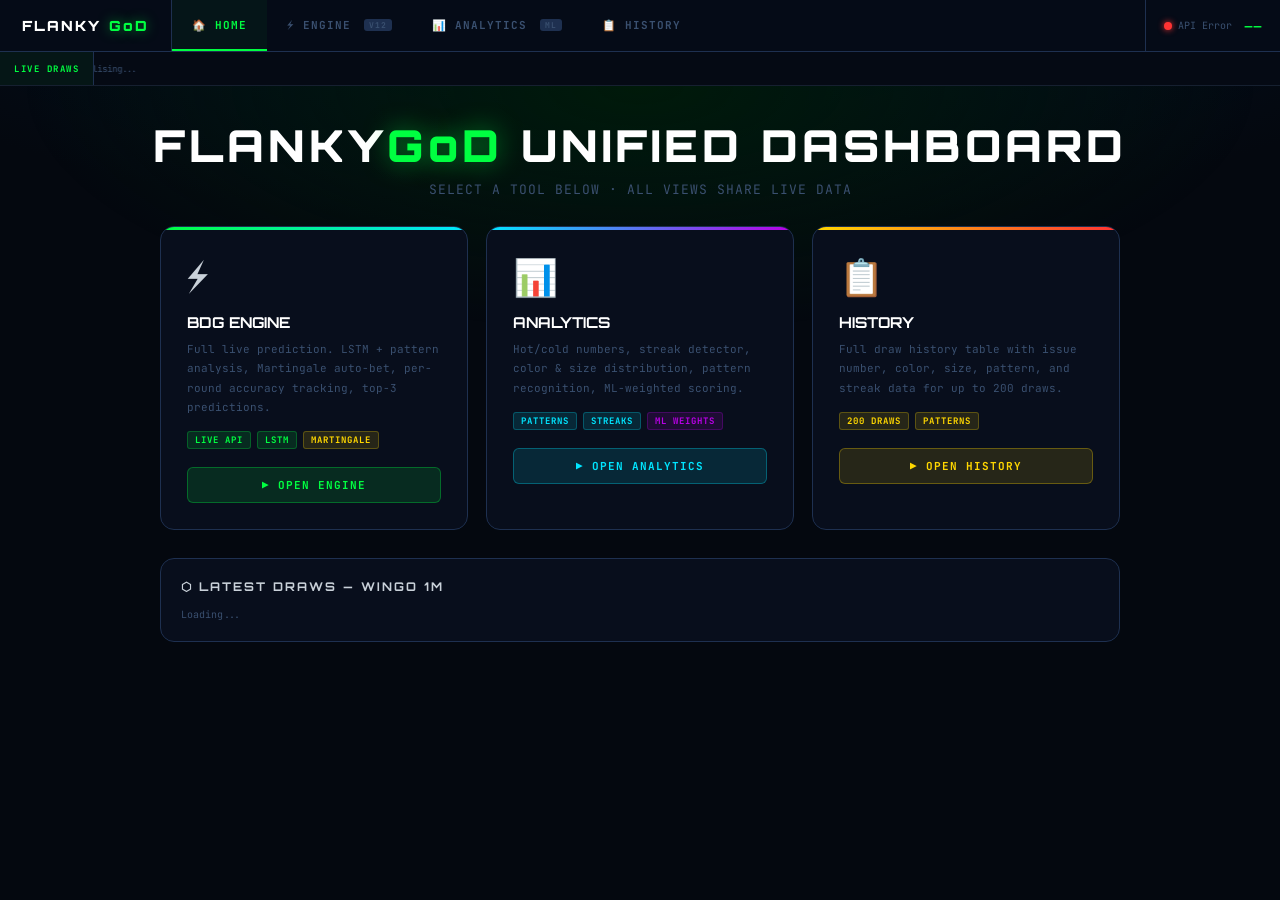
<file: bdg_predictor/dashboard.html>
<!DOCTYPE html>
<html lang="en">
<head>
  <meta charset="UTF-8">
  <meta name="viewport" content="width=device-width, initial-scale=1.0">
  <title>FlankyOp · Unified Dashboard</title>
  <link rel="stylesheet" href="dashboard.css">
</head>
<body>

<!-- ══════════════════════════════════════════════
     NAVBAR
══════════════════════════════════════════════ -->
<nav id="navbar">
  <div class="nav-logo">FLANKY<span class="accent">GoD</span></div>
  <div class="nav-tabs">
    <button class="nav-tab active" onclick="showView('home')" id="btn-home">🏠 HOME</button>
    <button class="nav-tab" onclick="showView('engine')" id="btn-engine">⚡ ENGINE <span class="badge">V12</span></button>
    <button class="nav-tab" onclick="showView('analytics')" id="btn-analytics">📊 ANALYTICS <span class="badge">ML</span></button>
    <button class="nav-tab" onclick="showView('history')" id="btn-history">📋 HISTORY</button>
  </div>
  <div class="nav-status">
    <div class="conn-label">
      <span class="conn-dot trying" id="conn-dot"></span>
      <span id="conn-txt">Connecting...</span>
    </div>
    <div class="live-period" id="live-period">——</div>
  </div>
</nav>

<!-- ══════════════════════════════════════════════
     TICKER
══════════════════════════════════════════════ -->
<div id="ticker">
  <div class="ticker-label">LIVE DRAWS</div>
  <div id="ticker-track">
    <div id="ticker-inner">
      <span class="tick-meta">Initialising...</span>
    </div>
  </div>
</div>

<!-- ══════════════════════════════════════════════
     CONTENT
══════════════════════════════════════════════ -->
<div id="content">

  <!-- ════════ VIEW: HOME ════════ -->
  <div class="view" id="view-home">
    <div class="home-hero">
      <h1>FLANKY<span class="accent">GoD</span> UNIFIED DASHBOARD</h1>
      <p>SELECT A TOOL BELOW · ALL VIEWS SHARE LIVE DATA</p>
    </div>

    <div class="card-grid">
      <div class="dash-card c-a" onclick="showView('engine')">
        <div class="card-icon">⚡</div>
        <div class="card-title">BDG ENGINE</div>
        <div class="card-desc">Full live prediction. LSTM + pattern analysis, Martingale auto-bet, per-round accuracy tracking, top-3 predictions.</div>
        <div class="card-tags">
          <span class="tag tag-green">LIVE API</span>
          <span class="tag tag-green">LSTM</span>
          <span class="tag tag-gold">MARTINGALE</span>
        </div>
        <button class="open-btn">▶ OPEN ENGINE</button>
      </div>

      <div class="dash-card c-b" onclick="showView('analytics')">
        <div class="card-icon">📊</div>
        <div class="card-title">ANALYTICS</div>
        <div class="card-desc">Hot/cold numbers, streak detector, color & size distribution, pattern recognition, ML-weighted scoring.</div>
        <div class="card-tags">
          <span class="tag tag-cyan">PATTERNS</span>
          <span class="tag tag-cyan">STREAKS</span>
          <span class="tag tag-violet">ML WEIGHTS</span>
        </div>
        <button class="open-btn">▶ OPEN ANALYTICS</button>
      </div>

      <div class="dash-card c-c" onclick="showView('history')">
        <div class="card-icon">📋</div>
        <div class="card-title">HISTORY</div>
        <div class="card-desc">Full draw history table with issue number, color, size, pattern, and streak data for up to 200 draws.</div>
        <div class="card-tags">
          <span class="tag tag-gold">200 DRAWS</span>
          <span class="tag tag-gold">PATTERNS</span>
        </div>
        <button class="open-btn">▶ OPEN HISTORY</button>
      </div>
    </div>

    <div class="home-recent">
      <div class="section-title">⬡ LATEST DRAWS — WinGo 1M</div>
      <div class="recent-chips" id="home-chips">
        <span class="text-dim text-xs">Loading...</span>
      </div>
    </div>
  </div>
  <!-- end home -->

  <!-- ════════ VIEW: ENGINE ════════ -->
  <div class="view" id="view-engine">
    <!-- Stats Row: full-width -->
    <div class="engine-stats">
      <div class="stat-card">
        <div class="stat-label">Total Tracked</div>
        <div class="stat-val text-neon" id="stat-total">0</div>
        <div class="stat-sub" id="stat-total-sub" style="font-size:9px;color:var(--dim);margin-top:4px">Global Accuracy Server</div>
      </div>
      <div class="stat-card">
        <div class="stat-label">🔢 Number Acc <span class="text-dim2" style="font-size:9px">(any of top-3)</span></div>
        <div class="stat-val val-red" id="stat-num-acc">0%</div>
        <div class="stat-sub" id="stat-num-sub">0 H / 0 M</div>
      </div>
      <div class="stat-card">
        <div class="stat-label">📏 Size Acc</div>
        <div class="stat-val val-red" id="stat-size-acc">0%</div>
        <div class="stat-sub" id="stat-size-sub">0 H / 0 M</div>
      </div>
      <div class="stat-card">
        <div class="stat-label">🎨 Color Acc</div>
        <div class="stat-val val-red" id="stat-color-acc">0%</div>
        <div class="stat-sub" id="stat-color-sub">0 H / 0 M</div>
      </div>
    </div>

    <!-- Left: Prediction -->
    <div class="engine-left">
      <div class="pred-main">
        <div class="flex items-center justify-between" style="margin-bottom:14px">
          <div>
            <div class="pred-target">ACTIVE PREDICTION</div>
            <div class="pred-issue" id="pred-issue">Waiting...</div>
          </div>
          <div class="timer-wrap">
            <div class="timer-svg-wrap">
              <svg class="timer-svg" viewBox="0 0 56 56">
                <circle class="timer-circle" cx="28" cy="28" r="24"/>
                <circle class="timer-progress" id="timer-arc" cx="28" cy="28" r="24"
                  stroke-dasharray="150.796" stroke-dashoffset="0"/>
              </svg>
              <div class="timer-num" id="timer-num">—</div>
            </div>
          </div>
        </div>

        <div class="pred-ball-wrap">
          <div class="pred-ball-big br" id="pred-ball">?</div>
        </div>

        <div class="pred-sub-row">
          <div class="pred-sub-card">
            <div class="pred-sub-label">Size</div>
            <div class="pred-sub-val" id="pred-size">—</div>
          </div>
          <div class="pred-sub-card">
            <div class="pred-sub-label">Color</div>
            <div class="pred-sub-val" id="pred-color">—</div>
          </div>
        </div>

        <div style="margin-top:14px">
          <div class="flex items-center justify-between" style="margin-bottom:6px">
            <span class="text-xs text-dim">CONFIDENCE</span>
            <span class="text-xs text-neon" id="pred-conf-pct">0%</span>
          </div>
          <div class="conf-track"><div class="conf-fill" id="pred-conf-bar" style="width:0%;background:var(--neon)"></div></div>
        </div>

        <div style="margin-top:14px">
          <div class="text-xs text-dim" style="margin-bottom:6px;letter-spacing:2px">TOP 3 CANDIDATES</div>
          <div class="top3-row" id="pred-top3">—</div>
        </div>

        <div style="margin-top:12px">
          <div class="text-xs text-dim" style="margin-bottom:6px;letter-spacing:2px">PATTERN DETECTED</div>
          <div class="text-sm" id="pred-pattern">—</div>
        </div>

        <div style="margin-top:12px">
          <div class="text-xs text-dim" style="margin-bottom:6px;letter-spacing:2px">SOURCES</div>
          <div id="pred-sources">—</div>
        </div>
      </div>

      <!-- Bet Assistant -->
      <div class="bet-card">
        <div class="flex items-center justify-between" style="margin-bottom:12px">
          <div class="section-title" style="margin-bottom:0">BET ASSISTANT (SIM)</div>
          <select id="bet-type" class="game-btn" style="border-radius:4px;padding:4px 8px;font-size:10px" onchange="updateBetDisplay()">
            <option value="number">Number (9× top-3)</option>
            <option value="size" selected>Size (1.95×)</option>
            <option value="color">Color (1.95×)</option>
          </select>
        </div>
        <div class="bet-grid">
          <div>
            <div class="bet-label">Balance (Rs)</div>
            <input id="bet-balance-input" type="number" min="0" value="1000"
              style="background:var(--panel2);border:1px solid var(--border2);color:var(--neon);
                     border-radius:4px;padding:4px 8px;width:100%;font-family:inherit;font-size:13px;
                     font-weight:700;outline:none;"
              onchange="applyBetSettings()">
          </div>
          <div>
            <div class="bet-label">Stake / number (Rs)</div>
            <input id="bet-stake-input" type="number" min="1" value="10"
              style="background:var(--panel2);border:1px solid var(--border2);color:var(--gold);
                     border-radius:4px;padding:4px 8px;width:100%;font-family:inherit;font-size:13px;
                     font-weight:700;outline:none;"
              onchange="applyBetSettings()">
          </div>
        </div>
        
        <!-- Sure Shot Filter -->
        <div style="margin-top:10px;padding-top:10px;border-top:1px solid var(--border2);display:flex;align-items:center;gap:10px">
          <label style="display:flex;align-items:center;gap:6px;cursor:pointer">
            <input type="checkbox" id="bet-sureshot-toggle" onchange="updateBetDisplay()">
            <span class="text-xs text-neon" style="font-weight:700">Sure Shot Only</span>
          </label>
          <div style="display:flex;align-items:center;gap:6px;margin-left:auto">
            <span class="text-xs text-dim">Min Conf:</span>
            <input id="bet-sureshot-min" type="number" min="50" max="100" value="85"
              style="background:var(--panel2);border:1px solid var(--border2);color:var(--text);
                     border-radius:4px;padding:2px 6px;width:40px;font-family:inherit;font-size:11px;
                     text-align:center;outline:none;"
              onchange="updateBetDisplay()">
            <span class="text-xs text-dim">%</span>
          </div>
        </div>

        <div style="margin-top:12px;display:flex;justify-content:space-between;align-items:center;">
          <span class="text-xs text-dim2" id="bet-next-label">Total outlay: Rs 30</span>
          <button onclick="applyBetSettings()" class="btn btn-green" style="padding:3px 10px;font-size:9px">✓ APPLY</button>
        </div>

        <!-- Live bet plan -->
        <div id="bet-plan-display" style="margin-top:10px;padding:10px;background:var(--panel2);border-radius:8px;border:1px solid var(--border2);min-height:54px">
          <span class="text-xs text-dim">Waiting for prediction...</span>
        </div>

        <!-- Master Autobot Control -->
        <div style="margin-top:12px;padding:10px;background:rgba(0,0,0,0.3);border-radius:8px;border:1px solid var(--border2);display:flex;align-items:center;justify-content:space-between">
          <label style="display:flex;align-items:center;gap:8px;cursor:pointer">
            <input type="checkbox" id="bet-autobot-toggle" style="transform:scale(1.2)">
            <span class="text-xs text-green" style="font-weight:700;letter-spacing:1px">MASTER AUTO-BOT</span>
          </label>
          <span id="autobot-status" class="text-xs text-dim">Idle</span>
        </div>

        <div class="mt-2 text-xs" id="bet-last" style="margin-top:8px">No bet settled yet.</div>
      </div>
    </div>

    <!-- Right: Live Stream -->
    <div class="engine-right">
      <div class="panel" style="flex:1; display:flex; flex-direction:column;">
        <div class="panel-header flex items-center justify-between">
          <span>LIVE RESULT STREAM</span>
          <div class="game-sel" style="padding:0;border:none;gap:4px">
            <button class="game-btn active" onclick="switchGame('WinGo_30S',this)">30s</button>
            <button class="game-btn active" onclick="switchGame('WinGo_1M',this)">1m</button>
            <button class="game-btn" onclick="switchGame('WinGo_3M',this)">3m</button>
            <button class="game-btn" onclick="switchGame('WinGo_5M',this)">5m</button>
          </div>
        </div>
        <div class="live-stream-table" style="flex:1">
          <table class="data-table">
            <thead>
              <tr>
                <th>PERIOD</th>
                <th>RESULT</th>
                <th>SIZE</th>
                <th>PRED. MATRIX</th>
              </tr>
            </thead>
            <tbody id="stream-body">
              <tr><td colspan="4" style="text-align:center;padding:28px;color:var(--dim)">Syncing live data...</td></tr>
            </tbody>
          </table>
        </div>
      </div>
    </div>
  </div>
  <!-- end engine -->

  <!-- ════════ VIEW: ANALYTICS ════════ -->
  <div class="view" id="view-analytics">
    <!-- Hot/Cold -->
    <div class="panel analytics-full">
      <div class="panel-header">🔥 HOT / COLD NUMBERS</div>
      <div style="padding:18px">
        <div class="hc-grid" id="hc-grid">
          <span class="text-dim text-xs">Loading...</span>
        </div>
      </div>
    </div>

    <!-- Distribution charts -->
    <div class="panel">
      <div class="panel-header">🎨 COLOR DISTRIBUTION</div>
      <div style="padding:18px" id="color-bars"></div>
    </div>

    <div class="panel">
      <div class="panel-header">📏 SIZE DISTRIBUTION</div>
      <div style="padding:18px" id="size-bars"></div>
    </div>

    <div class="panel analytics-full">
      <div class="panel-header">🔢 NUMBER FREQUENCY</div>
      <div style="padding:18px" id="num-bars"></div>
    </div>

    <!-- Streaks -->
    <div class="panel analytics-full">
      <div class="panel-header">🔁 STREAKS &amp; PATTERNS</div>
      <div style="padding:18px" id="streaks-content">
        <span class="text-dim text-xs">Loading...</span>
      </div>
    </div>

    <!-- ML Prediction score -->
    <div class="panel analytics-full">
      <div class="panel-header">🧠 ML HYBRID SCORE</div>
      <div style="padding:18px" id="ml-score-content">
        <span class="text-dim text-xs">Loading...</span>
      </div>
    </div>
  </div>
  <!-- end analytics -->

  <!-- ════════ VIEW: HISTORY ════════ -->
  <div class="view" id="view-history">
    <div class="flex items-center justify-between" style="margin-bottom:18px">
      <div class="section-title" style="margin-bottom:0">📋 FULL DRAW HISTORY</div>
      <div class="text-xs text-dim" id="hist-count">— records</div>
    </div>
    <div class="hist-table-wrap">
      <div class="hist-scroll">
        <table class="data-table">
          <thead>
            <tr>
              <th>#</th>
              <th>PERIOD</th>
              <th>NUMBER</th>
              <th>COLOR</th>
              <th>SIZE</th>
              <th>STREAK</th>
              <th>PATTERN</th>
              <th>TIME</th>
            </tr>
          </thead>
          <tbody id="hist-body">
            <tr><td colspan="8" style="text-align:center;padding:28px;color:var(--dim)">Loading history...</td></tr>
          </tbody>
        </table>
      </div>
    </div>
  </div>
  <!-- end history -->

</div><!-- #content -->

<script>
/* ══════════════════════════════════════════════
   CONFIG
══════════════════════════════════════════════ */
const MODEL_API = 'http://127.0.0.1:8787';

const SIZE_MAP  = {0:'Small',1:'Small',2:'Small',3:'Small',4:'Small',5:'Big',6:'Big',7:'Big',8:'Big',9:'Big'};
const COLOR_MAP = {0:'Red',1:'Green',2:'Red',3:'Green',4:'Red',5:'Green',6:'Red',7:'Green',8:'Red',9:'Green'};
const COLOR_FULL_MAP = {0:'Red-Violet',1:'Green',2:'Red',3:'Green',4:'Red',5:'Green-Violet',6:'Red',7:'Green',8:'Red',9:'Green'};

/* ball CSS class */
function ballClass(n) {
  if (n === 0 || n === 5) return n === 0 ? 'bv' : 'bgv';
  return [1,3,7,9].includes(n) ? 'bg' : 'br';
}
function tickBallClass(n) {
  if (n === 0) return 'tc-violet';
  if (n === 5) return 'tc-gv';
  if ([2,4,6,8].includes(n)) return 'tc-red';
  return 'tc-green';
}

/* ══════════════════════════════════════════════
   STATE
══════════════════════════════════════════════ */
let gData       = [];       // processed draw records
let rawDraws    = [];       // raw API draws
let currentGame = 'WinGo_1M';
let lastIssue   = null;
let isFetching  = false;
let hasBooted   = false;
let activePred  = null;

const stats = {
  total: 0,
  num:   { hit:0, miss:0 },
  size:  { hit:0, miss:0 },
  color: { hit:0, miss:0 }
};

const bet = {
  balance:    1000,
  baseStake:  10,
  stake:      10,
  step:       0,
  streak:     0
};

// ─── LOAD PERSISTED BET FROM LOCALSTORAGE ───
function loadPersisted() {
  try {
    const b = JSON.parse(localStorage.getItem('fg_bet') || 'null');
    if (b) {
      bet.balance   = b.balance   ?? 1000;
      bet.baseStake = b.baseStake ?? 10;
      bet.stake     = b.stake     ?? 10;
      bet.step      = b.step      ?? 0;
    }
  } catch(e) {}
}
function savePersisted() {
  try {
    localStorage.setItem('fg_bet', JSON.stringify({ balance: bet.balance, baseStake: bet.baseStake, stake: bet.stake, step: bet.step }));
  } catch(e) {}
}
loadPersisted();

/* ══════════════════════════════════════════════
   VIEW ROUTING
══════════════════════════════════════════════ */
function showView(name) {
  document.querySelectorAll('.view').forEach(v => v.classList.remove('active'));
  document.querySelectorAll('.nav-tab').forEach(b => b.classList.remove('active'));
  document.getElementById('view-' + name).classList.add('active');
  document.getElementById('btn-' + name).classList.add('active');
}

/* ══════════════════════════════════════════════
   TICKER & TIMER
══════════════════════════════════════════════ */
let tickOffset = 0, tickWidth = 0;

function buildTicker(draws) {
  const inner = document.getElementById('ticker-inner');
  const items = draws.slice(0, 40).map(d => {
    const n = parseInt(d.number);
    const s = SIZE_MAP[n];
    return `<span class="tick-item">
      <span class="tick-ball ${tickBallClass(n)}">${n}</span>
      <span class="tick-meta">${String(d.issueNumber).slice(-6)}</span>
      <span class="tick-meta" style="color:${s==='Big'?'var(--gold)':'var(--cyan)'}">${s}</span>
    </span>`;
  }).join('<span class="tick-sep">·</span>');
  inner.innerHTML = items + items;
  tickWidth = inner.scrollWidth / 2;
  tickOffset = 0;
}

(function animateTicker() {
  tickOffset -= 0.55;
  if (Math.abs(tickOffset) >= tickWidth && tickWidth > 0) tickOffset = 0;
  document.getElementById('ticker-inner').style.transform = `translateX(${tickOffset}px)`;
  requestAnimationFrame(animateTicker);
})();

function getGameInterval(game) {
  if (game.includes('30S')) return 30;
  if (game.includes('1M'))  return 60;
  if (game.includes('3M'))  return 180;
  if (game.includes('5M'))  return 300;
  return 60;
}

function updateTimer() {
  if (isFetching || !hasBooted) return;
  const interval = getGameInterval(currentGame);
  const now = new Date();
  
  // Calculate remaining seconds until the next boundary based on system clock
  const currentSecs = now.getHours() * 3600 + now.getMinutes() * 60 + now.getSeconds();
  const remaining = interval - (currentSecs % interval);
  
  const timerNum = document.getElementById('timer-num');
  const timerArc = document.getElementById('timer-arc');
  
  if (timerNum) timerNum.textContent = remaining;
  
  if (timerArc) {
    const pct = remaining / interval;
    const dash = 150.796; // 2 * pi * r (24)
    timerArc.style.strokeDashoffset = dash * (1 - pct);
    
    // Color change based on time
    if (remaining <= 5) {
      timerArc.style.stroke = 'var(--red)';
      timerNum.style.color  = 'var(--red)';
    } else {
      timerArc.style.stroke = 'var(--neon)';
      timerNum.style.color  = 'var(--text)';
    }
  }
}
setInterval(updateTimer, 1000);

/* ══════════════════════════════════════════════
   DATA FETCHING
══════════════════════════════════════════════ */
function setConn(state, txt) {
  document.getElementById('conn-dot').className = `conn-dot ${state}`;
  document.getElementById('conn-txt').textContent = txt;
}

async function fetchData() {
  if (isFetching) return;
  isFetching = true;
  try {
    const size = hasBooted ? 100 : 100; // fetch exactly 100 records as requested
    const url  = `${MODEL_API}/api/history?game=${currentGame}&pageSize=${size}&_t=${Date.now()}`;
    const res  = await fetch(url, { cache: 'no-store' });
    if (!res.ok) throw new Error('API ' + res.status);
    const json = await res.json();
    const draws = json?.data?.list || json?.list || null;
    if (!draws || !draws.length) throw new Error('No data');

    const latest = draws[0].issueNumber;

    if (!hasBooted) {
      processData(draws);
      hasBooted = true;
      renderAll();
    }

    if (latest !== lastIssue) {
      // Evaluate last prediction
      if (lastIssue !== null && activePred) evaluatePrediction(parseInt(draws[0].number));
      lastIssue = latest;
      rawDraws  = draws;
      processData(draws);
      buildTicker(draws);
      renderHomeChips(draws);
      document.getElementById('live-period').textContent = String(latest).slice(-8);
      renderStream(draws);
      fetchAndRenderPrediction(draws, latest);
      fetchGlobalStats();
      renderAnalytics();
      renderHistoryTable();
    }

    setConn('live', `Live · ${currentGame.replace('WinGo_','').replace('M','m').replace('S','s')}`);
  } catch (e) {
    setConn('err', 'API Error');
    console.error(e);
  } finally {
    isFetching = false;
  }
}

/* ══════════════════════════════════════════════
   PROCESS RAW DATA
══════════════════════════════════════════════ */
function processData(draws) {
  gData = draws.map((d, i, arr) => {
    const n   = parseInt(d.number);
    const iss = String(d.issueNumber);
    // issueNumber format: YYYYMMDDHHMMSSXXX — extract HH:MM:SS from chars 8-13
    let time = '';
    if (iss.length >= 14) {
      const hh = iss.slice(8, 10), mm = iss.slice(10, 12), ss = iss.slice(12, 14);
      time = `${hh}:${mm}:${ss}`;
    }
    return {
      issue:   d.issueNumber,
      number:  n,
      color:   COLOR_MAP[n],
      size:    SIZE_MAP[n],
      streak:  getStreak(n, arr, i),
      pattern: getPattern(n, arr, i),
      time
    };
  });
}

function getStreak(n, arr, idx) {
  let s = 1;
  for (let i = idx + 1; i < arr.length; i++) {
    if (parseInt(arr[i].number) === n) s++; else break;
  }
  return s;
}
function getPattern(n, arr, idx) {
  if (idx >= arr.length - 1) return '—';
  const prev = parseInt(arr[idx + 1].number);
  if (n === prev) return 'Repeat';
  if ((n % 2) === (prev % 2)) return 'Even/Odd';
  return 'Alternating';
}

/* ══════════════════════════════════════════════
   HOME CHIPS
══════════════════════════════════════════════ */
function renderHomeChips(draws) {
  const el = document.getElementById('home-chips');
  el.innerHTML = draws.slice(0, 20).map(d => {
    const n = parseInt(d.number);
    const s = SIZE_MAP[n];
    return `<div class="r-chip">
      <span class="r-chip-period">${String(d.issueNumber).slice(-6)}</span>
      <span class="ball ball-sm ${ballClass(n)}">${n}</span>
      <span class="text-xs" style="color:${s==='Big'?'var(--gold)':'var(--cyan)'}">${s}</span>
    </div>`;
  }).join('');
}

/* ══════════════════════════════════════════════
   LIVE STREAM TABLE
══════════════════════════════════════════════ */
// Store last 30 accuracy results alongside rows
const rowResults = [];

function renderStream(draws) {
  const tb = document.getElementById('stream-body');
  tb.innerHTML = draws.slice(0, 30).map((d, i) => {
    const n = parseInt(d.number);
    const s = SIZE_MAP[n];
    const acc = rowResults[i];
    let matrixHtml = '<span class="text-dim">—</span>';
    if (acc !== undefined) {
      matrixHtml = `<div class="matrix-wrap">
        <div class="matrix-chip ${acc.size ? 'hit' : ''}">S</div>
        <div class="matrix-chip ${acc.color ? 'hit' : ''}">C</div>
        <div class="matrix-chip ${acc.num ? 'hit' : ''}">N</div>
      </div>`;
    }
    return `<tr>
      <td class="text-dim2">${String(d.issueNumber).slice(-6)}</td>
      <td><span class="ball ball-sm ${ballClass(n)}">${n}</span></td>
      <td><span class="bdg ${s==='Big'?'bdg-b':'bdg-s'}">${s}</span></td>
      <td>${matrixHtml}</td>
    </tr>`;
  }).join('');
}

/* ══════════════════════════════════════════════
   PREDICTION ENGINE
══════════════════════════════════════════════ */
async function fetchAndRenderPrediction(draws, targetIssue) {
  try {
    const res  = await fetch(`${MODEL_API}/api/advanced/predict?game=${currentGame}&_t=${Date.now()}`);
    if (!res.ok) throw new Error('Predict error');
    const json = await res.json();
    // Normalise the server response into our common format
    const top3      = json.top3 || [];
    const bestEntry = top3[0] || {};
    // Pull pattern description from nested patterns object
    const cp = json.patterns?.color_patterns;
    const sp = json.patterns?.size_patterns;
    let pattern = 'Analysing...';
    if (cp?.pattern_type)  pattern = cp.pattern_type;
    else if (sp?.pattern_type) pattern = sp.pattern_type;
    // Build colour streak label
    const recentColors = json.patterns?.recent_colors || [];
    let streakLen = 0;
    if (recentColors.length) {
      const first = recentColors[0];
      for (const c of recentColors) { if (c === first) streakLen++; else break; }
      if (streakLen >= 2) pattern += ` (×${streakLen} ${first} streak)`;
    }
    const normalized = {
      number:        bestEntry.number,
      numbers:       top3.map(t => t.number),
      probabilities: top3.map(t => Math.round((t.prob || 0) * 100)),
      size:          bestEntry.size,
      color:         bestEntry.color,
      confidence:    Math.round((top3[0]?.prob || 0.5) * 100),
      pattern,
      sources:       ['lstm', 'markov', 'freq']
    };
    activePred = normalized;
    renderPrediction(normalized, targetIssue, draws);
    dispatchBotCommand(targetIssue);
  } catch(e) {
    // Fallback: local hybrid
    const pred = localHybridPredict(draws);
    activePred = pred;
    renderPrediction(pred, targetIssue, draws);
    dispatchBotCommand(targetIssue);
  }
}

function localHybridPredict(draws) {
  if (!draws || draws.length < 2) return { number:5, numbers:[5,1,3], size:'Big', color:'Green-Violet', confidence:40, pattern:'Insufficient data', sources:['local'] };

  const counts = Array(10).fill(0);
  const recent = draws.slice(0, Math.min(30, draws.length));
  recent.forEach(d => counts[parseInt(d.number)]++);

  // Inverse frequency (prefer cold)
  const scores = counts.map((c, i) => ({ i, s: 1 / (c + 1), c }));
  scores.sort((a, b) => b.s - a.s);
  const top3 = scores.slice(0, 3);
  const best = top3[0].i;
  const total = recent.length;

  // Pattern detection — look at last 8
  const colors = recent.slice(0, 8).map(d => COLOR_MAP[parseInt(d.number)]);
  const sizes  = recent.slice(0, 8).map(d => SIZE_MAP[parseInt(d.number)]);
  let pattern  = 'Frequency-based';

  // Streak detection
  if (colors[0] === colors[1] && colors[1] === colors[2]) {
    let streakLen = 1;
    for (let i = 1; i < colors.length; i++) { if (colors[i] === colors[0]) streakLen++; else break; }
    pattern = `${colors[0]} streak ×${streakLen} → expect flip`;
  } else if (sizes[0] === sizes[1] && sizes[1] === sizes[2]) {
    let streakLen = 1;
    for (let i = 1; i < sizes.length; i++) { if (sizes[i] === sizes[0]) streakLen++; else break; }
    pattern = `${sizes[0]} streak ×${streakLen} → expect flip`;
  } else if (colors[0] !== colors[1] && colors[1] !== colors[2] && colors[2] !== colors[3]) {
    pattern = 'ABAB color alternating';
  } else if (sizes[0] !== sizes[1] && sizes[1] !== sizes[2]) {
    pattern = 'ABAB size alternating';
  }

  const conf = Math.min(35 + Math.round((total / 30) * 20) + Math.floor(Math.random() * 10), 75);

  return {
    number:      best,
    numbers:     top3.map(t => t.i),
    probabilities: top3.map((t, i) => Math.max(conf - i * 9, 5)),
    size:        SIZE_MAP[best],
    color:       COLOR_FULL_MAP[best],
    confidence:  conf,
    pattern,
    sources:     ['freq-inverse', 'streak-detect', 'local']
  };
}

function renderPrediction(pred, targetIssue, draws) {
  if (!pred) return;

  // Normalise API response (handles both server format and local format)
  const n   = pred.number ?? pred.predicted_number ?? pred.top1 ?? 5;
  const sz  = pred.size  ?? pred.predicted_size  ?? SIZE_MAP[n];
  const col = pred.color ?? pred.predicted_color ?? COLOR_FULL_MAP[n];
  const conf= pred.confidence ?? pred.confidence_score ?? 50;
  const pat = pred.pattern ?? pred.detected_pattern ?? '—';

  // nums: always ensure we have a real array
  let nums = [];
  if (Array.isArray(pred.numbers) && pred.numbers.length)             nums = pred.numbers;
  else if (Array.isArray(pred.top_numbers) && pred.top_numbers.length) nums = pred.top_numbers;
  else if (n !== undefined)                                             nums = [n, (n+1)%10, (n+2)%10];

  const probs = pred.probabilities ?? pred.top_probabilities ?? nums.map((_,i) => Math.max(conf - i*9, 5));

  document.getElementById('pred-issue').textContent  = `#${String(targetIssue).slice(-6)}`;
  document.getElementById('pred-ball').className     = `pred-ball-big ${ballClass(n)}`;
  document.getElementById('pred-ball').textContent   = n;
  document.getElementById('pred-size').textContent   = sz;
  document.getElementById('pred-color').textContent  = col;
  document.getElementById('pred-conf-pct').textContent = `${conf}%`;
  document.getElementById('pred-conf-bar').style.width      = `${conf}%`;
  document.getElementById('pred-conf-bar').style.background = conf >= 60 ? 'var(--neon)' : conf >= 40 ? 'var(--gold)' : 'var(--red)';
  document.getElementById('pred-pattern').textContent = pat;

  // Top-3
  document.getElementById('pred-top3').innerHTML = nums.slice(0,3).map((num, idx) => {
    const pct = probs[idx] ?? Math.max(conf - idx * 9, 5);
    return `<div class="top3-chip">
      <span class="ball ball-sm ${ballClass(num)}">${num}</span>
      <span class="text-xs">${SIZE_MAP[num]}</span>
      <span class="text-xs text-dim">${pct}%</span>
    </div>`;
  }).join('');

  // Sources
  const sources = pred.sources || pred.models || ['local'];
  document.getElementById('pred-sources').innerHTML = sources.map(s =>
    `<span class="source-pill">${s}</span>`
  ).join('');

  // Update bet display now that activePred is populated
  updateBet(col, sz);
}

/* ══════════════════════════════════════════════
   PREDICTION EVALUATION
══════════════════════════════════════════════ */
function evaluatePrediction(actualNum) {
  if (!activePred) return;
  const predNums = activePred.numbers || [activePred.number];
  const aSize    = SIZE_MAP[actualNum];
  const aCol     = COLOR_MAP[actualNum];  // base color only
  const predCol  = (activePred.color || '').toLowerCase();
  const predSize = (activePred.size  || '').toLowerCase();

  const ev = {
    num:   predNums.includes(actualNum),
    primaryNum: actualNum === activePred.number,
    size:  predSize === aSize.toLowerCase(),
    color: predCol.includes(aCol.toLowerCase())
  };

  // Push the whole evaluation object to front for Matrix display
  rowResults.unshift(ev);
  if (rowResults.length > 30) rowResults.pop();

  settleBet(ev);
}

// Global Stats fetch
async function fetchGlobalStats() {
  try {
    const res = await fetch(`${MODEL_API}/api/stats?game=${currentGame}&_t=${Date.now()}`);
    if (res.ok) {
      const json = await res.json();
      if (json.status === 'success' && json.data) {
        const d = json.data;
        if (d.total_predictions > 0) {
          stats.total = d.total_predictions;
          stats.num.hit = d.number_hit || 0;
          stats.num.miss = d.number_miss || 0;
          stats.color.hit = d.color_hit || 0;
          stats.color.miss = d.color_miss || 0;
          stats.size.hit = d.size_hit || 0;
          stats.size.miss = d.size_miss || 0;
          renderStats();
        }
      }
    }
  } catch(e) {
    console.error("fetchGlobalStats error", e);
  }
}

/* ══════════════════════════════════════════════
   STATS
══════════════════════════════════════════════ */
function renderStats() {
  const pct = (h, m) => m + h === 0 ? '0%' : Math.round(h / (h + m) * 100) + '%';
  document.getElementById('stat-total').textContent    = stats.total;
  document.getElementById('stat-num-acc').textContent  = pct(stats.num.hit, stats.num.miss);
  document.getElementById('stat-size-acc').textContent = pct(stats.size.hit, stats.size.miss);
  document.getElementById('stat-color-acc').textContent= pct(stats.color.hit, stats.color.miss);
  document.getElementById('stat-num-sub').textContent  = `${stats.num.hit} H / ${stats.num.miss} M`;
  document.getElementById('stat-size-sub').textContent = `${stats.size.hit} H / ${stats.size.miss} M`;
  document.getElementById('stat-color-sub').textContent = `${stats.color.hit} H / ${stats.color.miss} M`;

  // Color acc
  ['num','size','color'].forEach(k => {
    const el = document.getElementById(`stat-${k}-acc`);
    const v  = parseInt(el.textContent);
    el.className = `stat-val ${v >= 60 ? 'val-green' : v >= 40 ? 'val-gold' : 'val-red'}`;
  });
}

/* ══════════════════════════════════════════════
   BET ASSISTANT
══════════════════════════════════════════════ */
function applyBetSettings() {
  const newBal = parseInt(document.getElementById('bet-balance-input').value);
  const newBase = parseInt(document.getElementById('bet-stake-input').value);
  if (!isNaN(newBal) && newBal > 0) bet.balance = newBal;
  if (!isNaN(newBase) && newBase > 0) { bet.baseStake = newBase; bet.stake = newBase; bet.step = 0; }
  savePersisted();
  updateBetDisplay();
}

/* Total money placed on the table this round */
function getTotalOutlay() {
  const type = document.getElementById('bet-type').value;
  return type === 'number' ? bet.stake * 3 : bet.stake;
}

function updateBetDisplay() {
  if (!activePred) return;
  const type  = document.getElementById('bet-type').value;
  const stake = bet.stake;
  const nums  = (activePred.numbers || [activePred.number]).slice(0, 3);
  const sz    = activePred.size  || '?';
  const col   = activePred.color || '?';
  const conf  = activePred.confidence || 0;
  const total = getTotalOutlay();

  const sureShotOn = document.getElementById('bet-sureshot-toggle').checked;
  const sureShotMin = parseInt(document.getElementById('bet-sureshot-min').value);

  // ── Sure Shot Filter Logic ────────────────────────────────────
  if (sureShotOn && conf < sureShotMin) {
    bet.isSkipped = true;
    document.getElementById('bet-plan-display').innerHTML = `
      <div style="text-align:center;padding:12px 0;display:flex;flex-direction:column;gap:4px">
        <span class="text-xs text-dim" style="letter-spacing:2px">SURE SHOT FILTER</span>
        <span class="text-xs" style="color:var(--gold)">Confidence ${conf}% is below ${sureShotMin}% threshold</span>
        <span class="text-xs" style="color:var(--red);font-weight:700">BET SKIPPED</span>
      </div>`;
    document.getElementById('bet-next-label').textContent = `Outlay: Rs 0  ·  Balance: Rs ${bet.balance}`;
    return;
  }
  
  bet.isSkipped = false;
  let planHTML = '';

  if (type === 'number') {
    // ── 3 simultaneous number bets ──────────────────────────────
    const winReturn = stake * 9;        // one hits → get 9× that one stake back
    const netProfit = winReturn - total; // 9s − 3s = 6s
    planHTML = `
      <div style="display:flex;justify-content:space-between;align-items:center;margin-bottom:6px">
        <span class="text-xs text-dim" style="letter-spacing:2px">BET PLAN · 3 NUMBERS</span>
        <span class="text-xs text-dim">×3 entries</span>
      </div>
      <div style="display:flex;gap:6px;flex-wrap:wrap;margin-bottom:8px">
        ${nums.map(n => `
          <div style="display:flex;align-items:center;gap:5px;background:rgba(255,255,255,.04);border:1px solid var(--border2);border-radius:6px;padding:4px 8px">
            <span class="ball ball-sm ${ballClass(n)}" style="width:20px;height:20px;line-height:20px;font-size:11px">${n}</span>
            <span class="text-xs text-gold">Rs ${stake}</span>
          </div>`).join('')}
      </div>
      <div style="border-top:1px solid var(--border2);padding-top:6px;display:flex;flex-direction:column;gap:3px">
        <div style="display:flex;justify-content:space-between">
          <span class="text-xs text-dim">TOTAL OUTLAY</span>
          <span class="text-xs" style="color:var(--red)">−Rs ${total}</span>
        </div>
        <div style="display:flex;justify-content:space-between">
          <span class="text-xs text-dim">IF ANY HITS (9×)</span>
          <span class="text-xs text-neon">+Rs ${netProfit} profit</span>
        </div>
        <div style="display:flex;justify-content:space-between">
          <span class="text-xs text-dim">IF MISS → NEXT STAKE</span>
          <span class="text-xs text-gold">Rs ${stake * 3} × 3 = Rs ${stake * 9} total</span>
        </div>
      </div>`;

  } else {
    // ── Single color/size bet ────────────────────────────────────
    const label     = type === 'size' ? `Size: ${sz}` : `Color: ${col}`;
    const winReturn = +(stake * 1.95).toFixed(2);
    const netProfit = +(stake * 0.95).toFixed(2);
    planHTML = `
      <div style="display:flex;justify-content:space-between;align-items:center;margin-bottom:6px">
        <span class="text-xs text-dim" style="letter-spacing:2px">BET PLAN · ${type.toUpperCase()}</span>
        <span class="text-xs text-dim">×1 entry</span>
      </div>
      <div style="display:flex;align-items:center;gap:8px;background:rgba(255,255,255,.04);border:1px solid var(--border2);border-radius:6px;padding:6px 10px;margin-bottom:8px">
        <span class="text-xs" style="flex:1;font-weight:700">${label}</span>
        <span class="text-xs text-gold">Rs ${stake}</span>
        <span class="text-xs text-dim">→</span>
        <span class="text-xs text-neon">Rs ${winReturn}</span>
      </div>
      <div style="border-top:1px solid var(--border2);padding-top:6px;display:flex;flex-direction:column;gap:3px">
        <div style="display:flex;justify-content:space-between">
          <span class="text-xs text-dim">NET PROFIT (win)</span>
          <span class="text-xs text-neon">+Rs ${netProfit}</span>
        </div>
        <div style="display:flex;justify-content:space-between">
          <span class="text-xs text-dim">IF MISS → NEXT STAKE</span>
          <span class="text-xs text-gold">Rs ${stake * 3}</span>
        </div>
      </div>`;
  }

  document.getElementById('bet-plan-display').innerHTML = planHTML;
  document.getElementById('bet-next-label').textContent =
    `Outlay: Rs ${total}  ·  Balance: Rs ${bet.balance}`;
}

function updateBet(col, sz) {
  document.getElementById('bet-balance-input').value = bet.balance;
  document.getElementById('bet-stake-input').value   = bet.baseStake;
  updateBetDisplay();
}

function settleBet(ev) {
  if (bet.isSkipped) {
    document.getElementById('bet-last').innerHTML =
      `<span class="text-dim" style="font-size:11px">⚖ Bet skipped (Sure Shot Filter)</span>`;
    return;
  }

  const type  = document.getElementById('bet-type').value;
  const stake = bet.stake;

  let won, totalCost, netProfit, lostStr, wonStr;

  if (type === 'number') {
    // ── Number: bet stake on EACH of top-3 ──────────────────────
    // Win = any of top-3 hits (ev.num). Return = 9×stake on winning ticket.
    // Net profit = 9×stake − 3×stake = 6×stake
    totalCost = stake * 3;
    won       = ev.num;  // any of top-3 hit
    netProfit = stake * 9 - totalCost;  // = 6×stake
    wonStr    = `✔ WON +Rs ${netProfit}  (9×${stake} − 3×${stake})`;
    lostStr   = `✘ LOST −Rs ${totalCost}  (3 bets × Rs ${stake})`;

  } else {
    // ── Color / Size: single bet at 1.95× ───────────────────────
    totalCost = stake;
    won       = type === 'size' ? ev.size : ev.color;
    netProfit = +(stake * 0.95).toFixed(2);
    wonStr    = `✔ WON +Rs ${netProfit}  (1.95×${stake})`;
    lostStr   = `✘ LOST −Rs ${totalCost}`;
  }

  if (won) {
    bet.balance = +(bet.balance + netProfit).toFixed(2);
    bet.step    = 0;
    bet.stake   = bet.baseStake;
    document.getElementById('bet-last').innerHTML =
      `<span class="text-neon" style="font-size:11px">${wonStr}</span>`;
  } else {
    bet.balance = +(bet.balance - totalCost).toFixed(2);
    bet.step++;
    // ── 3× Martingale ──────────────────────────────────────────
    const nextStake  = stake * 3;
    const nextOutlay = type === 'number' ? nextStake * 3 : nextStake;
    // Safety cap: don't let outlay exceed 40% of remaining balance
    const cap = Math.max(bet.baseStake, Math.floor(bet.balance * 0.4 / (type === 'number' ? 3 : 1)));
    bet.stake = Math.min(nextStake, cap);
    document.getElementById('bet-last').innerHTML =
      `<span class="text-red" style="font-size:11px">${lostStr}</span>`;
  }

  bet.balance = Math.max(0, bet.balance);
  savePersisted();
  document.getElementById('bet-balance-input').value = bet.balance;
  document.getElementById('bet-next-label').textContent =
    `Outlay: Rs ${getTotalOutlay()}  ·  Balance: Rs ${bet.balance}`;
}

/* ══════════════════════════════════════════════
   ANALYTICS
══════════════════════════════════════════════ */
function renderAnalytics() {
  if (!gData.length) return;
  renderHotCold();
  renderColorBars();
  renderSizeBars();
  renderNumBars();
  renderStreaks();
  renderMLScore();
}

function countBy(key) {
  const c = {};
  gData.forEach(r => { if (r[key]) c[r[key]] = (c[r[key]] || 0) + 1; });
  return c;
}
function countNums() {
  const c = {};
  for (let i = 0; i <= 9; i++) c[i] = 0;
  gData.forEach(r => c[r.number]++);
  return c;
}

function renderHotCold() {
  const c  = countNums();  // always has all 0-9
  const vals = Object.values(c);
  const mx = Math.max(...vals, 1);
  document.getElementById('hc-grid').innerHTML = Object.entries(c)
    .sort((a,b) => b[1]-a[1])
    .map(([n, v]) => {
      const r   = v / mx;
      const cls = r > 0.7 ? 'hot' : r > 0.4 ? 'warm' : r > 0.1 ? 'cold' : 'ice';
      return `<div class="hc ${cls}">${n}<span>${v}×</span></div>`;
    }).join('');
}

function renderBars(el, counts, colors) {
  const tot = Object.values(counts).reduce((a,b)=>a+b, 0);
  document.getElementById(el).innerHTML = Object.entries(counts).sort((a,b)=>b[1]-a[1]).map(([k,v]) => {
    const p   = tot ? Math.round(v/tot*100) : 0;
    const col = colors[k] || 'var(--dim)';
    return `<div class="brow">
      <span class="blbl">${k}</span>
      <div class="btrk"><div class="bfil" style="width:${p}%;background:${col}">${v}</div></div>
      <span class="bpct" style="color:${col}">${p}%</span>
    </div>`;
  }).join('');
}

function renderColorBars() {
  renderBars('color-bars', countBy('color'), { Red:'var(--red)', Green:'var(--neon)', Violet:'var(--violet)' });
}
function renderSizeBars() {
  renderBars('size-bars', countBy('size'), { Big:'var(--gold)', Small:'var(--cyan)' });
}
function renderNumBars() {
  const cols = {0:'var(--violet)',1:'var(--neon)',2:'var(--red)',3:'var(--neon)',4:'var(--red)',5:'var(--violet)',6:'var(--red)',7:'var(--neon)',8:'var(--red)',9:'var(--neon)'};
  renderBars('num-bars', countNums(), cols);
}

function renderStreaks() {
  if (!gData.length) return;
  const r20 = gData.slice(0, 20);
  const cs  = (arr, k) => { const v = arr[0][k]; let n=1; for(let i=1;i<arr.length;i++){if(arr[i][k]===v)n++;else break;} return {v,n}; };
  const cc = cs(r20,'color'), sc = cs(r20,'size');
  const l10c = r20.slice(0,10).map(r=>r.color);
  const l10s = r20.slice(0,10).map(r=>r.size);

  const cStyle = c => c==='Red'?'background:rgba(255,51,51,.12);color:var(--red);border-color:rgba(255,51,51,.3)':c==='Green'?'background:rgba(0,255,65,.08);color:var(--neon);border-color:rgba(0,255,65,.3)':'background:rgba(184,0,230,.1);color:var(--violet);border-color:rgba(184,0,230,.3)';
  const sStyle = s => s==='Big'?'background:rgba(255,215,0,.1);color:var(--gold);border-color:rgba(255,215,0,.3)':'background:rgba(0,229,255,.08);color:var(--cyan);border-color:rgba(0,229,255,.3)';
  const ccol   = cc.v==='Red'?'var(--red)':cc.v==='Green'?'var(--neon)':'var(--violet)';
  const scol   = sc.v==='Big'?'var(--gold)':'var(--cyan)';

  document.getElementById('streaks-content').innerHTML = `
    <div class="streaks-grid">
      <div class="scard">
        <div class="scard-title">🎨 COLOR STREAK</div>
        <div class="font-orb" style="font-size:26px;color:${ccol};text-shadow:0 0 14px ${ccol}">${cc.v.toUpperCase()}</div>
        <div class="text-xs text-dim2 mt-2">${cc.n}× consecutive</div>
        <div class="mt-2">${l10c.map(c=>`<span class="schip" style="${cStyle(c)}">${c}</span>`).join(' ')}</div>
      </div>
      <div class="scard">
        <div class="scard-title">📏 SIZE STREAK</div>
        <div class="font-orb" style="font-size:26px;color:${scol};text-shadow:0 0 14px ${scol}">${sc.v.toUpperCase()}</div>
        <div class="text-xs text-dim2 mt-2">${sc.n}× consecutive</div>
        <div class="mt-2">${l10s.map(s=>`<span class="schip" style="${sStyle(s)}">${s}</span>`).join(' ')}</div>
      </div>
    </div>`;
}

function renderMLScore() {
  if (!gData.length) return;
  const last = gData[0];
  const pw   = last.pattern === 'Repeat' ? 0.7 : 0.3;
  const rt   = last.streak  > 2 ? 0.5 : 0.2;
  const mp   = 0.25;
  const score= (pw * 0.5) + (rt * 0.3) + (mp * 0.2);
  const pct  = Math.round(score * 100);
  document.getElementById('ml-score-content').innerHTML = `
    <div class="flex gap-4">
      <div style="flex:1">
        <div class="text-xs text-dim" style="margin-bottom:6px;letter-spacing:2px">HYBRID SCORE</div>
        <div class="font-orb" style="font-size:32px;color:var(--neon)">${score.toFixed(2)}</div>
        <div class="conf-track mt-2"><div class="conf-fill" style="width:${pct}%;background:var(--neon)"></div></div>
        <div class="text-xs text-dim mt-2">${pct}% confidence</div>
      </div>
      <div>
        <div class="text-xs text-dim" style="margin-bottom:6px;letter-spacing:2px">INPUTS</div>
        <div class="text-xs mt-2">Pattern weight: <span class="text-gold">${pw.toFixed(2)}</span></div>
        <div class="text-xs mt-2">Trend weight:   <span class="text-cyan">${rt.toFixed(2)}</span></div>
        <div class="text-xs mt-2">LSTM prob:      <span class="text-neon">${mp.toFixed(2)}</span></div>
        <div class="text-xs text-dim mt-3">Based on ${gData.length} draws · ⚠ For analysis only</div>
      </div>
    </div>`;
}

/* ══════════════════════════════════════════════
   HISTORY TABLE
══════════════════════════════════════════════ */
function renderHistoryTable() {
  const tb = document.getElementById('hist-body');
  document.getElementById('hist-count').textContent = `${gData.length} records`;
  tb.innerHTML = gData.slice(0, 200).map((r, i) => {
    const bc = r.color === 'Red' ? 'br' : r.color === 'Green' ? 'bg' : 'bv';
    return `<tr>
      <td class="text-dim2">${i + 1}</td>
      <td class="text-dim2 text-xs">${String(r.issue).slice(-6)}</td>
      <td><span class="ball ball-sm ${bc}">${r.number}</span></td>
      <td><span class="bdg bdg-${r.color[0].toLowerCase()}">${r.color}</span></td>
      <td><span class="bdg ${r.size==='Big'?'bdg-b':'bdg-s'}">${r.size}</span></td>
      <td class="text-xs text-dim2">${r.streak}×</td>
      <td class="text-xs text-dim2">${r.pattern}</td>
      <td class="text-xs text-dim2">${r.time || '—'}</td>
    </tr>`;
  }).join('');
}

/* ══════════════════════════════════════════════
   DISCORD WEBHOOK INTEGRATION
══════════════════════════════════════════════ */
async function dispatchDiscordWebhook(period) {
  const sureShotOn = document.getElementById('bet-sureshot-toggle')?.checked;
  const sureShotMin = parseInt(document.getElementById('bet-sureshot-min')?.value || 85);
  const conf = activePred.confidence || 0;

  // Only trigger if it's considered a Sure Shot
  if (sureShotOn && conf >= sureShotMin) {
    const type = document.getElementById('bet-type').value;
    const outlayStr = document.getElementById('bet-next-label').textContent;
    let outlay = 0;
    const m = outlayStr.match(/Rs (\d+)/);
    if (m) { outlay = parseInt(m[1]); }
    
    const payload = {
        period: String(period),
        pred_data: activePred,
        bet_plan: { type: type, outlay: outlay }
    };

    try {
        await fetch(`${MODEL_API}/api/notify/discord`, {
            method: 'POST',
            headers: {'Content-Type': 'application/json'},
            body: JSON.stringify(payload)
        });
        console.log("Discord Webhook sent for Sure Shot:", period);
    } catch (e) {
        console.error("Discord Webhook Error", e);
    }
  }
}

/* ══════════════════════════════════════════════
   GAME SWITCHER
══════════════════════════════════════════════ */
function switchGame(game, btn) {
  currentGame = game;
  document.querySelectorAll('.game-btn').forEach(b => b.classList.remove('active'));
  btn.classList.add('active');
  lastIssue  = null;
  hasBooted  = false;
  gData      = [];
  rawDraws   = [];
  fetchData();
}

/* ══════════════════════════════════════════════
   RENDER ALL
══════════════════════════════════════════════ */
function renderAll() {
  if (!gData.length) return;
  renderStream(rawDraws);
  renderHomeChips(rawDraws);
  renderAnalytics();
  renderHistoryTable();
  renderStats();
}

/* ══════════════════════════════════════════════
   BOOT
══════════════════════════════════════════════ */
function initUI() {
  // Restore bet inputs from persisted state
  const bi = document.getElementById('bet-balance-input');
  const si = document.getElementById('bet-stake-input');
  if (bi) bi.value = bet.balance;
  if (si) si.value = bet.baseStake;
  document.getElementById('bet-next-label').textContent = `Next stake: Rs ${bet.stake}  ·  Balance: Rs ${bet.balance}`;
  // Show persisted accuracy immediately
  renderStats();
}

showView('home');
initUI();
fetchData();
setInterval(fetchData, 3000);
</script>

</body>
</html>
</file>
<file: bdg_predictor/dashboard.css>
/* =====================================================
   FlankyGoD · UNIFIED DASHBOARD · dashboard.css
   ===================================================== */

@import url('https://fonts.googleapis.com/css2?family=Orbitron:wght@400;700;900&family=JetBrains+Mono:wght@400;700;800&display=swap');

/* ── TOKENS ── */
:root {
  --bg:       #04080f;
  --panel:    #080e1c;
  --panel2:   #0b1220;
  --border:   #162030;
  --border2:  #1e3050;
  --neon:     #00ff41;
  --cyan:     #00e5ff;
  --red:      #ff3333;
  --violet:   #b800e6;
  --gold:     #ffd700;
  --text:     #c9d1d9;
  --dim:      #3a5070;
  --dim2:     #5a7090;
  --radius:   12px;
  --radius-sm:6px;
}

/* ── RESET ── */
*, *::before, *::after { box-sizing: border-box; margin: 0; padding: 0; }
html, body { height: 100%; overflow: hidden; }
body {
  background: var(--bg);
  color: var(--text);
  font-family: 'JetBrains Mono', monospace;
  background-image: radial-gradient(ellipse 120% 60% at 50% -10%, #001428 0%, transparent 60%);
}

/* ── SCROLLBAR ── */
::-webkit-scrollbar { width: 5px; height: 5px; }
::-webkit-scrollbar-track { background: transparent; }
::-webkit-scrollbar-thumb { background: var(--border2); border-radius: 3px; }

/* =====================================================
   NAVBAR
   ===================================================== */
#navbar {
  position: fixed; top: 0; left: 0; right: 0; height: 52px; z-index: 100;
  background: rgba(6, 12, 24, 0.95);
  border-bottom: 1px solid var(--border2);
  backdrop-filter: blur(16px);
  display: flex; align-items: center;
}
.nav-logo {
  padding: 0 22px;
  font-family: 'Orbitron', monospace; font-size: 14px; font-weight: 900;
  color: #fff; white-space: nowrap;
  border-right: 1px solid var(--border2);
  height: 100%; display: flex; align-items: center; gap: 8px;
  letter-spacing: 2px;
}
.nav-logo .accent { color: var(--neon); text-shadow: 0 0 12px rgba(0,255,65,.5); }
.nav-tabs { display: flex; height: 100%; flex: 1; overflow-x: auto; }
.nav-tab {
  height: 100%; padding: 0 20px;
  font-family: 'JetBrains Mono', monospace; font-size: 11px; font-weight: 700;
  letter-spacing: 1px; text-transform: uppercase; cursor: pointer;
  border: none; background: transparent; color: var(--dim); transition: all .2s;
  border-bottom: 2px solid transparent; white-space: nowrap; flex-shrink: 0;
}
.nav-tab:hover { color: var(--text); background: rgba(255,255,255,.03); }
.nav-tab.active { color: var(--neon); border-bottom-color: var(--neon); background: rgba(0,255,65,.04); }
.nav-tab .badge {
  display: inline-block; margin-left: 5px; padding: 1px 5px; border-radius: 3px;
  font-size: 8px; background: var(--border2); color: var(--dim); vertical-align: middle;
}
.nav-tab.active .badge { background: rgba(0,255,65,.15); color: var(--neon); }
.nav-status {
  margin-left: auto; padding: 0 18px;
  display: flex; align-items: center; gap: 12px;
  border-left: 1px solid var(--border2); height: 100%;
  flex-shrink: 0;
}
.conn-dot {
  width: 8px; height: 8px; border-radius: 50%;
  display: inline-block; flex-shrink: 0; transition: all .4s;
}
.conn-dot.live   { background: var(--neon); box-shadow: 0 0 6px var(--neon); animation: blink 1.8s infinite; }
.conn-dot.trying { background: var(--gold); box-shadow: 0 0 6px var(--gold); }
.conn-dot.err    { background: var(--red);  box-shadow: 0 0 6px var(--red); }
@keyframes blink { 0%,100%{opacity:1} 50%{opacity:.4} }
.conn-label { font-size: 10px; color: var(--dim); display: flex; align-items: center; gap: 6px; }
.live-period { font-size: 11px; font-weight: 700; color: var(--neon); font-family:'Orbitron',monospace; }

/* =====================================================
   TICKER
   ===================================================== */
#ticker {
  position: fixed; top: 52px; left: 0; right: 0; height: 34px; z-index: 99;
  background: #050a14; border-bottom: 1px solid var(--border);
  display: flex; align-items: center; overflow: hidden;
}
.ticker-label {
  flex-shrink: 0; padding: 0 14px; font-size: 9px; font-weight: 700;
  letter-spacing: 1.5px; color: var(--neon); border-right: 1px solid var(--border2);
  height: 100%; display: flex; align-items: center;
  background: rgba(0,255,65,.05);
}
#ticker-track { flex: 1; overflow: hidden; position: relative; height: 100%; }
#ticker-inner {
  display: flex; gap: 20px; align-items: center; height: 100%;
  white-space: nowrap; will-change: transform;
}
.tick-item { display: inline-flex; align-items: center; gap: 6px; font-size: 11px; }
.tick-ball {
  width: 22px; height: 22px; border-radius: 50%; display: inline-flex;
  align-items: center; justify-content: center; font-weight: 800; font-size: 10px;
  color: #fff; box-shadow: inset 0 -2px 4px rgba(0,0,0,.5);
}
.tc-red    { background: var(--red); }
.tc-green  { background: var(--neon); color: #000; }
.tc-violet { background: linear-gradient(135deg, var(--red) 50%, var(--violet) 50%); }
.tc-gv     { background: linear-gradient(135deg, var(--neon) 50%, var(--violet) 50%); color:#000; }
.tick-sep { color: var(--border2); font-size: 14px; }
.tick-meta { font-size: 9px; color: var(--dim); }

/* =====================================================
   VIEWS LAYOUT
   ===================================================== */
#content {
  position: fixed; top: 86px; left: 0; right: 0; bottom: 0;
  overflow: hidden;
}
.view { display: none; width: 100%; height: 100%; overflow-y: auto; }
/* Each view needs its own display type when active */
#view-home.active      { display: flex; flex-direction: column; align-items: center; gap: 28px; }
#view-engine.active    { display: grid; grid-template-columns: 1fr 1fr; grid-template-rows: auto 1fr; gap: 16px; padding: 20px; overflow-y: auto; }
#view-analytics.active { display: grid; grid-template-columns: 1fr 1fr; gap: 16px; padding: 20px; overflow-y: auto; }
#view-history.active   { display: block; padding: 24px; overflow-y: auto; }

/* =====================================================
   SHARED COMPONENTS
   ===================================================== */
.panel {
  background: var(--panel);
  border: 1px solid var(--border2);
  border-radius: var(--radius);
  overflow: hidden;
}
.panel-header {
  padding: 12px 18px; font-size: 9px; font-weight: 700;
  letter-spacing: 2px; text-transform: uppercase; color: var(--dim);
  border-bottom: 1px solid var(--border);
}
.section-title {
  font-family: 'Orbitron', monospace; font-size: 12px;
  font-weight: 700; letter-spacing: 2px; text-transform: uppercase;
  color: var(--text); margin-bottom: 14px;
}
.tag {
  display: inline-flex; align-items: center; padding: 2px 7px;
  border-radius: 3px; font-size: 9px; font-weight: 700; letter-spacing: 1px; text-transform: uppercase;
}
.tag-green { background: rgba(0,255,65,.12); color: var(--neon); border: 1px solid rgba(0,255,65,.25); }
.tag-cyan  { background: rgba(0,229,255,.12); color: var(--cyan); border: 1px solid rgba(0,229,255,.25); }
.tag-violet{ background: rgba(184,0,230,.12); color: var(--violet); border: 1px solid rgba(184,0,230,.25); }
.tag-gold  { background: rgba(255,215,0,.12);  color: var(--gold);  border: 1px solid rgba(255,215,0,.25); }
.tag-red   { background: rgba(255,51,51,.12); color: var(--red); border: 1px solid rgba(255,51,51,.25); }

/* Ball */
.ball {
  display: inline-flex; align-items: center; justify-content: center;
  width: 34px; height: 34px; border-radius: 50%; font-weight: 800;
  font-size: 14px; color: #fff; flex-shrink: 0;
  box-shadow: inset 0 -2px 5px rgba(0,0,0,.5);
}
.ball-sm { width: 24px; height: 24px; font-size: 10px; }
.ball-lg { width: 52px; height: 52px; font-size: 22px; font-weight: 900; }
.br { background: var(--red); }
.bg { background: var(--neon); color: #000; }
.bv { background: linear-gradient(135deg, var(--red) 50%, var(--violet) 50%); }
.bgv{ background: linear-gradient(135deg, var(--neon) 50%, var(--violet) 50%); color:#000; }

/* Badge */
.bdg {
  display:inline-block; padding: 2px 6px; border-radius: 3px;
  font-size:10px; font-weight:700; text-transform:uppercase;
}
.bdg-r { background:rgba(255,51,51,.15); color:var(--red); }
.bdg-g { background:rgba(0,255,65,.12); color:var(--neon); }
.bdg-v { background:rgba(184,0,230,.15); color:var(--violet); }
.bdg-b { background:rgba(255,215,0,.12); color:var(--gold); }
.bdg-s { background:rgba(0,229,255,.12); color:var(--cyan); }

/* Stat card */
.stat-card {
  background: var(--panel); border: 1px solid var(--border2);
  border-radius: var(--radius); padding: 18px; text-align: center;
}
.stat-label { font-size: 9px; letter-spacing: 2px; color: var(--dim); text-transform: uppercase; margin-bottom: 8px; }
.stat-val { font-family: 'Orbitron', monospace; font-size: 28px; font-weight: 700; }
.stat-sub { font-size: 9px; color: var(--dim); margin-top: 6px; }
.val-green { color: var(--neon); text-shadow: 0 0 12px rgba(0,255,65,.4); }
.val-red   { color: var(--red); text-shadow: 0 0 12px rgba(255,51,51,.4); }
.val-gold  { color: var(--gold); }
.val-cyan  { color: var(--cyan); }

/* Confidence bar */
.conf-track { flex: 1; height: 6px; background: var(--border2); border-radius: 3px; overflow: hidden; }
.conf-fill  { height: 100%; border-radius: 3px; transition: width .6s ease; }

/* Prediction box */
.pred-box {
  background: var(--panel); border: 1px solid var(--border2);
  border-radius: var(--radius); padding: 20px;
}

/* Table */
.data-table { width: 100%; border-collapse: collapse; font-size: 11px; }
.data-table thead th {
  background: var(--panel2); padding: 9px 11px; text-align: left;
  font-family: 'Orbitron', monospace; font-size: 8px; letter-spacing: 2px;
  color: var(--dim2); text-transform: uppercase; position: sticky; top: 0; z-index: 1;
}
.data-table tbody tr { border-bottom: 1px solid var(--border); transition: background .15s; }
.data-table tbody tr:hover { background: rgba(255,255,255,.02); }
.data-table tbody td { padding: 8px 11px; }

/* Prediction Matrix (S/C/N) */
.matrix-wrap { display: flex; gap: 4px; align-items: center; flex-wrap: nowrap; }
.matrix-chip {
  width: 18px; height: 18px; border-radius: 3px; border: 1px solid var(--border2);
  display: flex; align-items: center; justify-content: center; font-size: 8px;
  font-family: 'JetBrains Mono', monospace; font-weight: 700; color: var(--dim);
  background: rgba(255,255,255,.02); transition: all .2s;
}
.matrix-chip.hit { background: rgba(0,255,65,.15); color: var(--neon); border-color: rgba(0,255,65,.4); box-shadow: 0 0 8px rgba(0,255,65,.1); }

/* Hot/Cold grid */
.hc-grid { display: flex; flex-wrap: wrap; gap: 8px; }
.hc {
  width: 48px; height: 48px; border-radius: var(--radius-sm);
  display: flex; flex-direction: column; align-items: center;
  justify-content: center; gap: 2px; font-size: 13px; font-weight: 800;
  border: 1px solid; transition: all .2s;
}
.hc span { font-size: 8px; font-weight: 400; }
.hc.hot  { background: rgba(255,51,51,.15); border-color: rgba(255,51,51,.3); color: var(--red); }
.hc.warm { background: rgba(255,215,0,.1);  border-color: rgba(255,215,0,.3); color: var(--gold); }
.hc.cold { background: rgba(0,229,255,.08); border-color: rgba(0,229,255,.2); color: var(--cyan); }
.hc.ice  { background: rgba(30,48,80,.3);   border-color: var(--border);      color: var(--dim2); }

/* Bar Charts */
.brow { display: flex; align-items: center; gap: 10px; margin-bottom: 8px; }
.blbl { font-size: 10px; min-width: 52px; color: var(--dim2); text-transform: capitalize; }
.btrk { flex: 1; height: 20px; background: var(--border); border-radius: 3px; overflow: hidden; }
.bfil { height: 100%; border-radius: 3px; display: flex; align-items: center; padding-left: 6px; font-size: 9px; color: rgba(255,255,255,.7); min-width: 20px; transition: width .6s ease; }
.bpct { font-size: 10px; min-width: 36px; text-align: right; }

/* Streak card */
.scard { background: var(--panel2); border: 1px solid var(--border2); border-radius: var(--radius); padding: 16px; }
.scard-title { font-size: 9px; letter-spacing: 2px; color: var(--dim); text-transform: uppercase; margin-bottom: 8px; }
.schip { display: inline-block; margin: 2px 3px; padding: 3px 9px; border-radius: 4px; font-size: 10px; border: 1px solid; }

/* Button */
.btn {
  display: inline-flex; align-items: center; gap: 6px; padding: 8px 16px;
  border: 1px solid; border-radius: var(--radius-sm); cursor: pointer;
  font-family: 'JetBrains Mono', monospace; font-size: 11px; font-weight: 700;
  letter-spacing: 1px; transition: all .2s; text-transform: uppercase;
}
.btn-green { background: rgba(0,255,65,.1); color: var(--neon); border-color: rgba(0,255,65,.3); }
.btn-green:hover { background: rgba(0,255,65,.2); }
.btn-cyan  { background: rgba(0,229,255,.1); color: var(--cyan);  border-color: rgba(0,229,255,.3); }
.btn-cyan:hover  { background: rgba(0,229,255,.2); }

/* Loading spinner */
.ld-ring {
  width: 36px; height: 36px; border-radius: 50%;
  border: 3px solid var(--border2); border-top-color: var(--neon);
  animation: spin 1s linear infinite;
}
@keyframes spin { to { transform: rotate(360deg); } }

/* =====================================================
   VIEW 1 — HOME
   ===================================================== */
#view-home {
  padding: 32px 24px;
  background: radial-gradient(ellipse 80% 50% at 50% 0%, #001a0a 0%, transparent 60%);
}
.home-hero { text-align: center; }
.home-hero h1 {
  font-family: 'Orbitron', monospace; font-size: clamp(24px, 4vw, 44px);
  font-weight: 900; color: #fff; letter-spacing: 4px;
}
.home-hero h1 .accent { color: var(--neon); text-shadow: 0 0 24px rgba(0,255,65,.5); }
.home-hero p { color: var(--dim); font-size: 13px; margin-top: 8px; letter-spacing: 1px; }
.card-grid { display: grid; grid-template-columns: repeat(auto-fit, minmax(290px, 1fr)); gap: 18px; width: 100%; max-width: 960px; }
.dash-card {
  background: var(--panel); border: 1px solid var(--border2);
  border-radius: 14px; padding: 26px; cursor: pointer; transition: all .25s; position: relative; overflow: hidden;
}
.dash-card::before { content: ''; position: absolute; top: 0; left: 0; right: 0; height: 3px; }
.dash-card.c-a::before { background: linear-gradient(90deg, var(--neon), var(--cyan)); }
.dash-card.c-b::before { background: linear-gradient(90deg, var(--cyan), var(--violet)); }
.dash-card.c-c::before { background: linear-gradient(90deg, var(--gold), var(--red)); }
.dash-card:hover { border-color: var(--neon); transform: translateY(-3px); box-shadow: 0 14px 40px rgba(0,255,65,.1); }
.card-icon { font-size: 36px; margin-bottom: 12px; }
.card-title { font-family: 'Orbitron', monospace; font-size: 15px; font-weight: 700; color: #fff; margin-bottom: 8px; }
.card-desc { font-size: 11px; color: var(--dim); line-height: 1.75; }
.card-tags { display: flex; gap: 6px; margin-top: 14px; flex-wrap: wrap; }
.open-btn {
  margin-top: 18px; width: 100%; padding: 10px; border-radius: var(--radius-sm);
  font-family: inherit; font-size: 11px; font-weight: 700; letter-spacing: 1px;
  cursor: pointer; border: none; transition: all .2s;
}
.c-a .open-btn { background: rgba(0,255,65,.12); color: var(--neon); border: 1px solid rgba(0,255,65,.3); }
.c-b .open-btn { background: rgba(0,229,255,.12); color: var(--cyan);  border: 1px solid rgba(0,229,255,.3); }
.c-c .open-btn { background: rgba(255,215,0,.12); color: var(--gold);  border: 1px solid rgba(255,215,0,.3); }
.c-a .open-btn:hover { background: rgba(0,255,65,.25); }
.c-b .open-btn:hover { background: rgba(0,229,255,.25); }
.c-c .open-btn:hover { background: rgba(255,215,0,.25); }
.home-recent {
  width: 100%; max-width: 960px; background: var(--panel);
  border: 1px solid var(--border2); border-radius: 14px; padding: 20px;
}
.recent-chips { display: flex; gap: 8px; flex-wrap: wrap; margin-top: 12px; }
.r-chip {
  display: inline-flex; align-items: center; gap: 5px; padding: 5px 10px;
  background: var(--panel2); border: 1px solid var(--border2); border-radius: var(--radius-sm); font-size: 10px;
}
.r-chip-period { color: var(--dim); }

/* =====================================================
   VIEW 2 — ENGINE (main prediction)
   ===================================================== */
.engine-stats { grid-column: 1 / -1; display: grid; grid-template-columns: repeat(4, 1fr); gap: 14px; }
.engine-left { display: flex; flex-direction: column; gap: 16px; }
.engine-right { display: flex; flex-direction: column; gap: 16px; }
.pred-main {
  background: var(--panel); border: 1px solid var(--border2);
  border-radius: var(--radius); padding: 20px;
}
.pred-target { font-size: 9px; letter-spacing: 2px; color: var(--dim); text-transform: uppercase; margin-bottom: 6px; }
.pred-issue { font-family: 'Orbitron', monospace; font-size: 16px; color: var(--text); margin-bottom: 18px; }
.pred-ball-wrap { text-align: center; margin-bottom: 16px; }
.pred-ball-big {
  display: inline-flex; align-items: center; justify-content: center;
  width: 80px; height: 80px; border-radius: 50%; font-size: 38px;
  font-weight: 900; color: #fff; box-shadow: 0 0 30px rgba(0,255,65,.3);
  transition: all .4s;
}
.pred-sub-row { display: grid; grid-template-columns: 1fr 1fr; gap: 10px; }
.pred-sub-card { background: var(--panel2); border: 1px solid var(--border); border-radius: var(--radius-sm); padding: 12px; text-align: center; }
.pred-sub-label { font-size: 8px; letter-spacing: 2px; color: var(--dim); text-transform: uppercase; margin-bottom: 4px; }
.pred-sub-val { font-size: 16px; font-weight: 700; }
.top3-row { display: flex; gap: 8px; flex-wrap: wrap; margin-top: 10px; }
.top3-chip {
  display: flex; align-items: center; gap: 6px; padding: 6px 10px;
  background: var(--panel2); border: 1px solid var(--border2); border-radius: var(--radius-sm);
  font-size: 10px;
}
.source-pill {
  display: inline-block; padding: 2px 6px; border-radius: 3px; font-size: 8px;
  font-weight: 700; letter-spacing: 1px; background: var(--border2); color: var(--dim2);
  margin: 2px;
}
.timer-wrap { display: flex; align-items: center; gap: 16px; }
.timer-svg-wrap { position: relative; width: 56px; height: 56px; flex-shrink: 0; }
.timer-svg { transform: rotate(-90deg); width: 56px; height: 56px; }
.timer-circle { fill: none; stroke-width: 5; stroke: var(--border); }
.timer-progress { fill: none; stroke-width: 5; stroke: var(--neon); stroke-linecap: round; transition: stroke-dashoffset 1s linear, stroke .3s; }
.timer-num {
  position: absolute; inset: 0; display: flex; align-items: center; justify-content: center;
  font-weight: 700; font-size: 14px; color: var(--text);
}
.live-stream-table { overflow-y: auto; max-height: 340px; }
.game-sel { display: flex; gap: 8px; padding: 14px; border-bottom: 1px solid var(--border); }
.game-btn {
  padding: 5px 14px; border-radius: var(--radius-sm); font-family: inherit; font-size: 11px;
  font-weight: 700; cursor: pointer; border: 1px solid var(--border2); background: transparent;
  color: var(--dim); transition: all .2s;
}
.game-btn.active { background: rgba(0,255,65,.12); color: var(--neon); border-color: rgba(0,255,65,.3); }
.bet-card { background: var(--panel); border: 1px solid var(--border2); border-radius: var(--radius); padding: 18px; }
.bet-grid { display: grid; grid-template-columns: 1fr 1fr; gap: 10px; margin-top: 12px; }
.bet-label { font-size: 8px; letter-spacing: 2px; color: var(--dim); text-transform: uppercase; margin-bottom: 3px; }
.bet-val { font-size: 13px; font-weight: 700; }
.bet-target { font-style: italic; color: var(--dim2); font-size: 11px; margin-top: 6px; }

/* =====================================================
   VIEW 3 — ANALYTICS
   ===================================================== */
.analytics-full { grid-column: 1 / -1; }
.streaks-grid { display: grid; grid-template-columns: 1fr 1fr; gap: 12px; }
.tabs-inner { display: flex; gap: 8px; margin-bottom: 14px; }
.tab-inner-btn {
  padding: 5px 14px; border-radius: var(--radius-sm); font-family: inherit;
  font-size: 10px; font-weight: 700; cursor: pointer; border: 1px solid var(--border2);
  background: transparent; color: var(--dim); transition: all .2s;
}
.tab-inner-btn.active { background: rgba(0,229,255,.12); color: var(--cyan); border-color: rgba(0,229,255,.3); }
.tab-inner-pane { display: none; }
.tab-inner-pane.active { display: block; }

/* =====================================================
   VIEW 4 — HISTORY
   ===================================================== */
.hist-filters { display: flex; gap: 10px; flex-wrap: wrap; margin-bottom: 18px; }
.hist-table-wrap { border-radius: var(--radius); border: 1px solid var(--border2); overflow: hidden; }
.hist-scroll { max-height: calc(100vh - 260px); overflow-y: auto; }

/* =====================================================
   UTILITY
   ===================================================== */
.flex { display: flex; }
.flex-col { flex-direction: column; }
.items-center { align-items: center; }
.justify-between { justify-content: space-between; }
.gap-2 { gap: 8px; }
.gap-3 { gap: 12px; }
.gap-4 { gap: 16px; }
.mt-2 { margin-top: 8px; }
.mt-3 { margin-top: 12px; }
.mt-4 { margin-top: 16px; }
.p-3 { padding: 12px; }
.p-4 { padding: 16px; }
.text-xs { font-size: 10px; }
.text-sm { font-size: 12px; }
.text-dim { color: var(--dim); }
.text-dim2 { color: var(--dim2); }
.text-neon  { color: var(--neon); }
.text-red   { color: var(--red);  }
.text-gold  { color: var(--gold); }
.text-cyan  { color: var(--cyan); }
.text-violet{ color: var(--violet); }
.font-orb { font-family: 'Orbitron', monospace; }
.w-full { width: 100%; }
.grid-2 { display: grid; grid-template-columns: 1fr 1fr; gap: 12px; }
.grid-3 { display: grid; grid-template-columns: 1fr 1fr 1fr; gap: 12px; }
.grid-4 { display: grid; grid-template-columns: repeat(4, 1fr); gap: 12px; }
</file>
